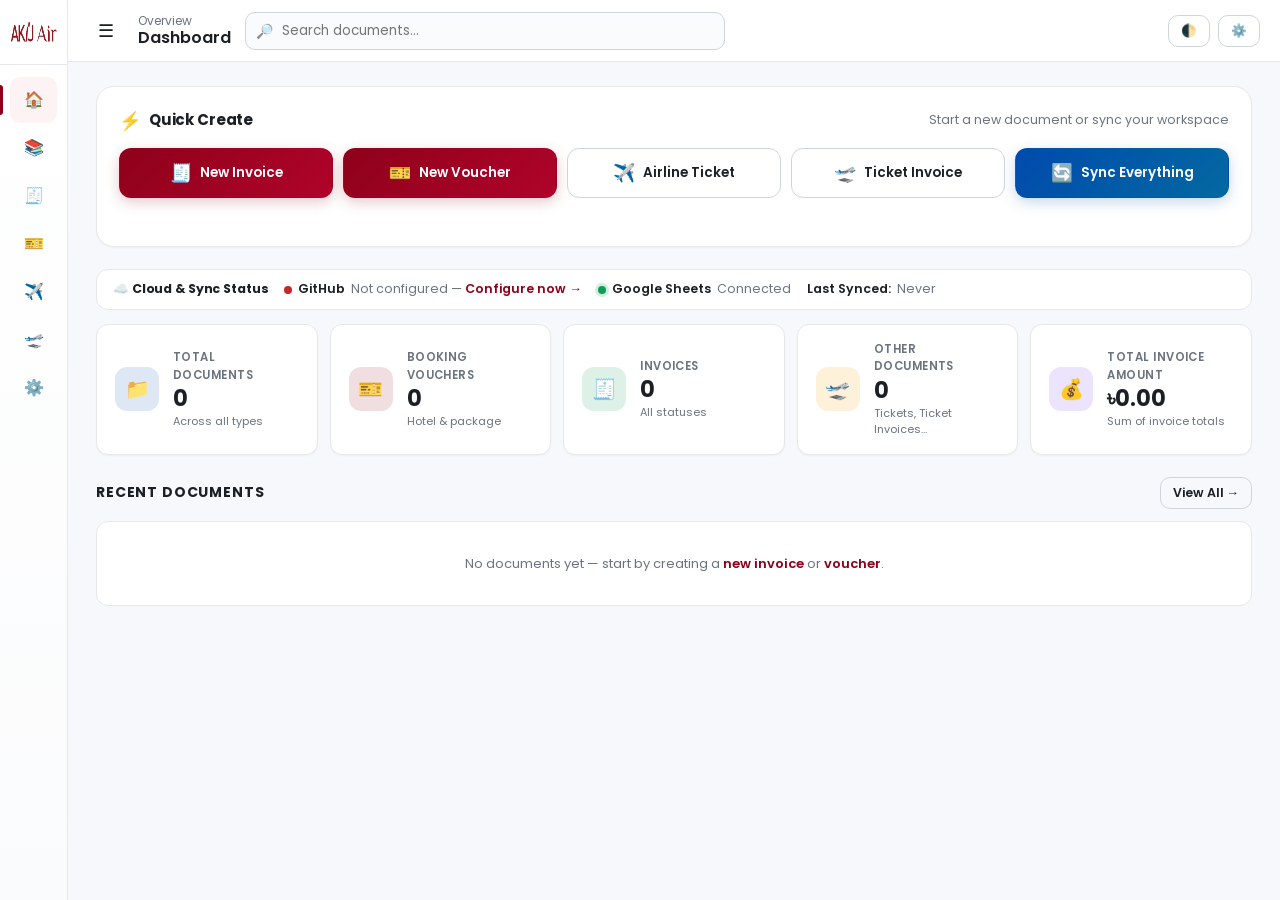
<file: index.html>
<!DOCTYPE html>
<html lang="en">
<head>
<meta charset="UTF-8" />
<meta name="viewport" content="width=device-width, initial-scale=1.0" />
<meta name="description" content="Akij Holidays — enterprise travel document management" />
<title>Akij Holidays — Travel Management System</title>
<link rel="icon" type="image/png" href="logo.png">
<link href="https://fonts.googleapis.com/css2?family=Poppins:wght@300;400;500;600;700&family=JetBrains+Mono:wght@400;600&display=swap" rel="stylesheet">
<link rel="stylesheet" href="theme.css">
<style>
  /* ---------- Quick-Create card (top of page) ---------- */
  .qc-card {
    background: var(--surface);
    border: 1px solid var(--border);
    border-radius: var(--radius-lg);
    padding: 20px 22px 22px;
    box-shadow: var(--shadow-xs);
    margin-bottom: 22px;
  }
  .qc-head {
    display: flex; align-items: center; justify-content: space-between;
    gap: 12px; flex-wrap: wrap; margin-bottom: 14px;
  }
  .qc-head h2 {
    margin: 0; font-size: 15px; font-weight: 700; color: var(--text);
    display: inline-flex; align-items: center; gap: 8px;
    letter-spacing: -.01em;
  }
  .qc-head h2 .em { font-size: 18px; }
  .qc-head .qc-sub { font-size: 12.5px; color: var(--text-muted); }
  .qc-grid {
    display: grid;
    grid-template-columns: repeat(auto-fit, minmax(180px, 1fr));
    gap: 10px;
  }
  .qc-btn {
    display: flex; align-items: center; justify-content: center; gap: 8px;
    padding: 14px 12px; border-radius: 12px;
    font-weight: 600; font-size: 13.5px;
    text-decoration: none;
    background: var(--surface);
    border: 1px solid var(--border-strong);
    color: var(--text);
    transition: transform .15s ease, box-shadow .15s ease, border-color .15s;
    cursor: pointer;
    font-family: var(--font);
  }
  .qc-btn:hover { transform: translateY(-2px); box-shadow: var(--shadow-sm); border-color: var(--primary); color: var(--primary); }
  .qc-btn.primary {
    background: linear-gradient(135deg, #8e011a 0%, #b0032a 100%);
    color: #fff; border-color: transparent;
    box-shadow: 0 4px 14px rgba(142,1,26,.22);
  }
  .qc-btn.primary:hover { transform: translateY(-2px); box-shadow: 0 8px 22px rgba(142,1,26,.32); color: #fff; }
  .qc-btn.accent {
    background: linear-gradient(135deg, #004aad 0%, #0369a1 100%);
    color: #fff; border-color: transparent;
    box-shadow: 0 4px 14px rgba(0,74,173,.22);
  }
  .qc-btn.accent:hover { transform: translateY(-2px); box-shadow: 0 8px 22px rgba(0,74,173,.32); color: #fff; }
  .qc-btn .em { font-size: 18px; line-height: 1; }
  .qc-btn.sync .em { transition: transform .4s ease; }
  .qc-btn.sync.busy .em { animation: spin 1s linear infinite; }
  @keyframes spin { to { transform: rotate(360deg); } }
  .qc-progress { margin-top: 10px; font-size: 12px; color: var(--text-muted); min-height: 16px; }
  .qc-progress .bar { height: 4px; background: var(--surface-2); border-radius: 4px; overflow: hidden; margin-top: 4px; }
  .qc-progress .bar > span { display: block; height: 100%; width: 0; background: linear-gradient(90deg, #8e011a, #d81a3f); transition: width .25s ease; }

  /* ---------- Stats ---------- */
  .stats {
    display: grid;
    grid-template-columns: repeat(auto-fit, minmax(210px, 1fr));
    gap: 12px;
    margin-bottom: 22px;
  }
  .stat {
    background: var(--surface);
    border: 1px solid var(--border);
    border-radius: var(--radius);
    padding: 16px 18px;
    box-shadow: var(--shadow-xs);
    display: flex; align-items: center; gap: 14px;
    transition: transform .18s ease, box-shadow .18s ease, border-color .18s;
  }
  .stat:hover { transform: translateY(-2px); box-shadow: var(--shadow-sm); border-color: rgba(142,1,26,.25); }
  .stat-icon {
    width: 44px; height: 44px; border-radius: 12px;
    display: grid; place-items: center; font-size: 20px; flex-shrink: 0;
  }
  .stat-icon.c1 { background: rgba(0,74,173,.13); color: #004aad; }
  .stat-icon.c2 { background: rgba(142,1,26,.13); color: #8e011a; }
  .stat-icon.c3 { background: rgba(15,157,88,.14); color: #0f9d58; }
  .stat-icon.c4 { background: rgba(245,159,0,.15); color: #b57900; }
  .stat-icon.c5 { background: rgba(124,58,237,.14); color: #6d28d9; }
  .stat-body { min-width: 0; flex: 1; }
  .stat-label { font-size: 11.5px; color: var(--text-muted); text-transform: uppercase; letter-spacing: .04em; font-weight: 600; }
  .stat-value { font-size: 22px; font-weight: 700; color: var(--text); line-height: 1.1; margin-top: 3px; font-variant-numeric: tabular-nums; }
  .stat-sub { font-size: 11px; color: var(--text-muted); margin-top: 2px; }

  /* ---------- Section headers ---------- */
  .section-head {
    display: flex; align-items: center; justify-content: space-between;
    margin: 4px 0 12px; gap: 12px; flex-wrap: wrap;
  }
  .section-head h2 { margin: 0; font-size: 14px; font-weight: 700; color: var(--text); letter-spacing: -.01em; text-transform: uppercase; letter-spacing: .06em; }
  .section-head .head-actions { display: flex; gap: 8px; }

  /* ---------- Recent list ---------- */
  .recent-list {
    background: var(--surface);
    border: 1px solid var(--border);
    border-radius: var(--radius);
    overflow: hidden;
  }
  .recent-item {
    display: grid;
    grid-template-columns: 44px 1fr auto auto;
    gap: 14px;
    align-items: center;
    padding: 12px 16px;
    border-bottom: 1px solid var(--border);
    transition: background-color .12s;
  }
  .recent-item:last-child { border-bottom: none; }
  .recent-item:hover { background: var(--surface-2); }
  .ri-icon {
    width: 40px; height: 40px; border-radius: 10px; display: grid; place-items: center;
    font-size: 18px; background: var(--surface-2); color: var(--primary);
  }
  .ri-name { font-weight: 600; color: var(--text); font-size: 13.5px; }
  .ri-meta { font-size: 11.5px; color: var(--text-muted); margin-top: 2px; display: flex; gap: 8px; flex-wrap: wrap; align-items: center; }
  .ri-meta .amount { color: var(--primary); font-weight: 600; }
  .ri-open {
    color: var(--primary);
    text-decoration: none; font-weight: 600; font-size: 13px;
    padding: 6px 10px; border-radius: 8px; transition: background-color .12s;
  }
  .ri-open:hover { background: rgba(142,1,26,.08); }
  .badge {
    display: inline-block; padding: 2px 8px; border-radius: 999px;
    font-size: 10.5px; font-weight: 600; text-transform: uppercase; letter-spacing: .04em;
  }
  .badge-synced { background: rgba(15,157,88,.14); color: #0f9d58; }
  .badge-cloud { background: rgba(2,132,199,.14); color: #0369a1; }

  /* ---------- Cloud status strip ---------- */
  .cloud-strip {
    background: var(--surface);
    border: 1px solid var(--border);
    border-radius: var(--radius);
    padding: 10px 16px;
    display: flex; align-items: center; gap: 16px;
    font-size: 12.5px;
    margin-bottom: 14px;
    flex-wrap: wrap;
  }
  .cloud-strip .cs-title { font-weight: 700; color: var(--text); letter-spacing: -.01em; }
  .cloud-strip .cs-line { color: var(--text-muted); display: inline-flex; align-items: center; gap: 6px; }
  .cloud-strip .cs-line strong { color: var(--text); font-weight: 600; }
  .cloud-strip .dot { width: 8px; height: 8px; border-radius: 50%; background: #cbd5e0; display: inline-block; }
  .cloud-strip .dot.ok { background: #0f9d58; box-shadow: 0 0 0 3px rgba(15,157,88,.18); }
  .cloud-strip .dot.busy { background: #f59f00; box-shadow: 0 0 0 3px rgba(245,159,0,.18); animation: pulse 1.2s ease-in-out infinite; }
  .cloud-strip .dot.err { background: #c62828; }
  @keyframes pulse { 0%,100% { opacity: 1; } 50% { opacity: .4; } }

  .empty {
    padding: 32px 16px; text-align: center; color: var(--text-muted);
    font-size: 13px;
  }
  .empty a { color: var(--primary); font-weight: 600; text-decoration: none; }
  .empty a:hover { text-decoration: underline; }
</style>
</head>
<body>

<div id="mainOutlet">
  <!-- ⚡ Quick Create — the primary action band, always at the top -->
  <div class="qc-card">
    <div class="qc-head">
      <h2><span class="em">⚡</span> Quick Create</h2>
      <span class="qc-sub">Start a new document or sync your workspace</span>
    </div>
    <div class="qc-grid">
      <a class="qc-btn primary" href="invoice.html" aria-label="New Invoice">
        <span class="em">🧾</span><span>New Invoice</span>
      </a>
      <a class="qc-btn primary" href="voucher.html" aria-label="New Voucher">
        <span class="em">🎫</span><span>New Voucher</span>
      </a>
      <a class="qc-btn" href="ticket.html" aria-label="New Airline Ticket">
        <span class="em">✈️</span><span>Airline Ticket</span>
      </a>
      <a class="qc-btn" href="ticket-invoice.html" aria-label="New Ticket Invoice">
        <span class="em">🛫</span><span>Ticket Invoice</span>
      </a>
      <button class="qc-btn accent sync" id="syncAllBtn" type="button" aria-label="Sync everything with GitHub">
        <span class="em">🔄</span><span id="syncAllLabel">Sync Everything</span>
      </button>
    </div>
    <div class="qc-progress" id="syncProgress" aria-live="polite"></div>
  </div>

  <!-- Cloud & sync status -->
  <div class="cloud-strip" id="cloudStrip">
    <span class="cs-title">☁️ Cloud &amp; Sync Status</span>
    <span class="cs-line" id="csGit"><span class="dot"></span><strong>GitHub</strong> <span id="csGitVal">Checking…</span></span>
    <span class="cs-line" id="csSheet"><span class="dot"></span><strong>Google Sheets</strong> <span id="csSheetVal">Checking…</span></span>
    <span class="cs-line" id="csLast"><strong>Last Synced:</strong> <span id="csLastVal">—</span></span>
  </div>

  <!-- Stats -->
  <div class="stats" id="statsGrid" role="list"></div>

  <!-- Recent -->
  <div class="section-head">
    <h2>Recent Documents</h2>
    <div class="head-actions">
      <a class="btn btn-ghost btn-sm" href="documents.html">View All →</a>
    </div>
  </div>
  <div id="recentList"></div>
</div>

<script src="config.js"></script>
<script src="app.js"></script>
<script>
AkijApp.mountShell({ title: "Dashboard", crumb: "Overview", showSearch: true, active: "dashboard" });
const { Store, CFG, GitHub, Sheets, formatMoney, formatDate, escapeHTML, Toast, nowIso } = AkijApp;

const $  = (id) => document.getElementById(id);

/* -------- Stats -------- */
function renderStats() {
  const all = Store.all();
  const invoices = all.filter(d => d.type === "invoice");
  const vouchers = all.filter(d => d.type === "voucher");
  const otherTypes = all.filter(d => !["invoice","voucher"].includes(d.type));
  const revenue = invoices.reduce((sum, d) => sum + (Number(d.total) || 0), 0);

  const cards = [
    { icon: "📁", cls: "c1", label: "Total Documents", value: all.length,      sub: "Across all types" },
    { icon: "🎫", cls: "c2", label: "Booking Vouchers", value: vouchers.length, sub: "Hotel & package" },
    { icon: "🧾", cls: "c3", label: "Invoices",          value: invoices.length, sub: "All statuses" },
    { icon: "🛫", cls: "c4", label: "Other Documents",  value: otherTypes.length, sub: "Tickets, Ticket Invoices…" },
    { icon: "💰", cls: "c5", label: "Total Invoice Amount", value: formatMoney(revenue, "BDT"), sub: "Sum of invoice totals" }
  ];
  $("statsGrid").innerHTML = cards.map(c => `
    <div class="stat" role="listitem">
      <div class="stat-icon ${c.cls}">${c.icon}</div>
      <div class="stat-body">
        <div class="stat-label">${escapeHTML(c.label)}</div>
        <div class="stat-value">${escapeHTML(String(c.value))}</div>
        <div class="stat-sub">${escapeHTML(c.sub)}</div>
      </div>
    </div>`).join("");
}

/* -------- Recent -------- */
const pageFor = (t) => ({
  invoice: "invoice.html", voucher: "voucher.html",
  ticket: "ticket.html", ticketInvoice: "ticket-invoice.html"
}[t] || "documents.html");

function renderRecent() {
  const items = Store.all().sort((a,b) => new Date(b.updatedAt || 0) - new Date(a.updatedAt || 0)).slice(0, 8);
  const host = $("recentList");
  if (!items.length) {
    host.innerHTML = `<div class="recent-list"><div class="empty">No documents yet — start by creating a <a href="invoice.html">new invoice</a> or <a href="voucher.html">voucher</a>.</div></div>`;
    return;
  }
  const T = CFG.DOC_TYPES || {};
  host.innerHTML = `<div class="recent-list">${items.map(d => {
    const label = T[d.type]?.label || d.type;
    const icon  = T[d.type]?.icon  || "📄";
    const name  = d.number || d.id;
    const who   = d.clientName || d.guestName || d.passengers?.[0]?.name || "";
    const date  = d.updatedAt || d.createdAt;
    const amount = (d.total != null) ? formatMoney(d.total, d.currency || "BDT") : "";
    return `<a class="recent-item" href="${pageFor(d.type)}?id=${encodeURIComponent(d.id)}" style="text-decoration:none;color:inherit;">
      <div class="ri-icon">${icon}</div>
      <div class="ri-info">
        <div class="ri-name">${escapeHTML(name)}${who ? ` <span style="color:var(--text-muted);font-weight:400;">· ${escapeHTML(who)}</span>` : ""}</div>
        <div class="ri-meta">
          <span>${escapeHTML(label)}</span>
          ${amount ? `<span class="amount">${escapeHTML(amount)}</span>` : ""}
          <span>${escapeHTML(formatDate(date))}</span>
          ${d.githubPath ? `<span class="badge badge-synced">✓ Synced</span>` : ""}
        </div>
      </div>
      <span class="ri-open">Open →</span>
    </a>`;
  }).join("")}</div>`;
}

/* -------- Cloud status -------- */
async function renderCloud() {
  const gh = GitHub.isEnabled();
  const sh = Sheets.isEnabled();
  const gDot = $("csGit").querySelector(".dot");
  const sDot = $("csSheet").querySelector(".dot");
  $("csGitVal").innerHTML   = gh ? "Checking…" : `Not configured — <a href="settings.html" style="color:var(--primary);font-weight:600;">Configure now →</a>`;
  $("csSheetVal").textContent = sh ? "Connected" : "Offline";
  gDot.className = "dot " + (gh ? "busy" : "err");
  sDot.className = "dot " + (sh ? "ok" : "err");

  // Last sync = max syncedAt across all docs
  const all = Store.all();
  const ts  = all.map(d => new Date(d.syncedAt || 0).getTime()).filter(n => n > 0);
  $("csLastVal").textContent = ts.length ? formatDate(new Date(Math.max(...ts))) : "Never";

  // Live connectivity probe so users see the REAL state (401 / 404 / rate-limit / OK).
  if (gh) {
    try {
      const r = await GitHub.test();
      if (r.ok) {
        $("csGitVal").textContent = "Connected — " + (r.repo || "OK");
        gDot.className = "dot ok";
      } else {
        $("csGitVal").textContent = "Error — " + (r.error || "unknown");
        gDot.className = "dot err";
      }
    } catch (e) {
      $("csGitVal").textContent = "Error — " + (e.message || "network");
      gDot.className = "dot err";
    }
  }
}

/* -------- Sync Everything -------- */
async function syncAll(opts) {
  opts = opts || {};
  if (!GitHub.isEnabled()) { if (!opts.silent) Toast.show("GitHub is not configured", "warn"); return; }
  const btn = $("syncAllBtn"), lbl = $("syncAllLabel"), prog = $("syncProgress");
  btn.classList.add("busy"); btn.disabled = true;
  const set = (t, done, total) => {
    lbl.textContent = t;
    const pct = (total > 0) ? Math.round((done / total) * 100) : 0;
    prog.innerHTML = `<span>${escapeHTML(t)} ${total ? `— ${done}/${total} (${pct}%)` : ""}</span><div class="bar"><span style="width:${pct}%"></span></div>`;
    const gDot = $("csGit").querySelector(".dot");
    gDot.className = "dot busy";
    $("csGitVal").textContent = t;
  };

  try {
    // 1) Pre-flight: verify auth + repo reachable so a broken token surfaces immediately.
    set("Testing connection…", 0, 0);
    const probe = await GitHub.test();
    if (!probe.ok) throw new Error(probe.error || "Cannot reach GitHub");

    // 2) Pull all remote docs.
    set("Pulling from GitHub…", 0, 0);
    const pull = await GitHub.pullAll((p) => set(`Downloading ${p.done || 0}/${p.total || 0}`, p.done || 0, p.total || 0));
    if (!pull.ok) throw new Error(pull.error || "Pull failed");

    // 3) Push local changes.
    set("Pushing local changes…", 0, 0);
    const push = await GitHub.pushAll((p) => set(`Uploading ${p.done || 0}/${p.total || 0}`, p.done || 0, p.total || 0));
    if (!push.ok) throw new Error(push.error || "Push failed");

    lbl.textContent = "Sync Everything";
    prog.innerHTML = `<span style="color:var(--success);">✓ Synced — ${pull.total} remote, ${push.pushed} pushed, ${push.failed || 0} failed</span>`;
    if (!opts.silent) Toast.show(`Cloud synced — ${pull.total} remote · ${push.pushed} pushed`, "success", 3500);
  } catch (e) {
    lbl.textContent = "Sync Everything";
    prog.innerHTML = `<span style="color:var(--danger);">✗ ${escapeHTML(e.message || "Sync failed")}</span>`;
    if (!opts.silent) Toast.show("Sync failed: " + (e.message || "unknown"), "error", 6000);
  } finally {
    btn.classList.remove("busy"); btn.disabled = false;
    renderStats(); renderRecent(); renderCloud();
  }
}
$("syncAllBtn").addEventListener("click", () => syncAll());

/* -------- Global topbar search -------- */
document.addEventListener("keydown", (e) => {
  if (e.target && e.target.id === "globalSearch" && e.key === "Enter") {
    e.preventDefault();
    const q = (e.target.value || "").trim();
    if (q.length >= 2) location.href = "documents.html?q=" + encodeURIComponent(q);
  }
});

renderStats();
renderRecent();
renderCloud();

// Background auto-sync on every dashboard load so a fresh device sees
// everything and any newly-created docs land on GitHub without user action.
if (GitHub.isEnabled()) {
  setTimeout(() => { syncAll({ silent: true }); }, 400);
  // Refresh cloud status every 60s while the dashboard is open.
  setInterval(() => { renderCloud(); }, 60000);
}
</script>
</body>
</html>
</file>
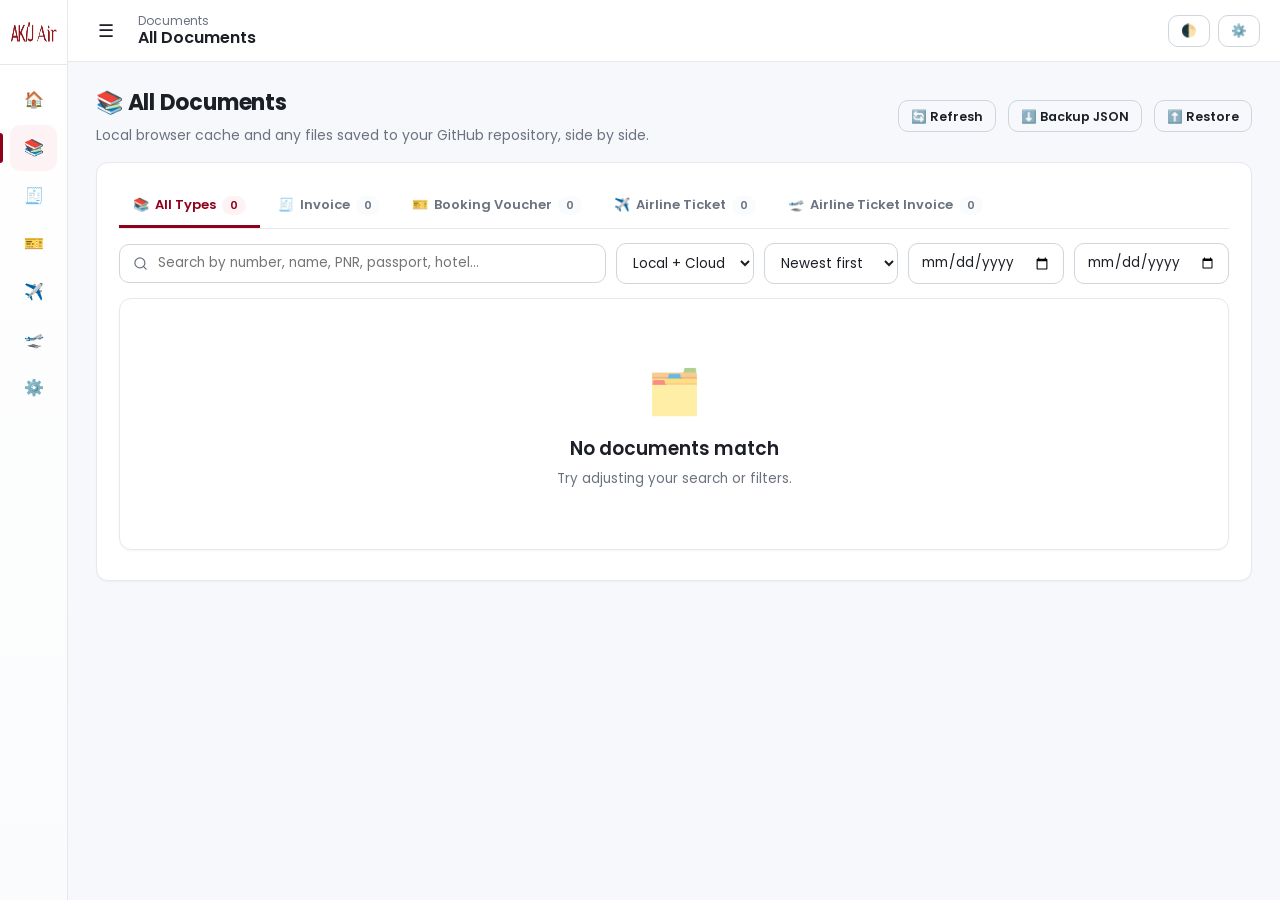
<file: documents.html>
<!DOCTYPE html>
<html lang="en">
<head>
<meta charset="UTF-8" />
<meta name="viewport" content="width=device-width, initial-scale=1.0" />
<title>All Documents — Akij Holidays</title>
<link rel="icon" type="image/png" href="logo.png">
<link href="https://fonts.googleapis.com/css2?family=Poppins:wght@300;400;500;600;700&display=swap" rel="stylesheet">
<link rel="stylesheet" href="theme.css">
<style>
  .filters { display: flex; gap: 10px; align-items: center; flex-wrap: wrap; margin-bottom: 14px; }
  .filters input, .filters select {
    padding: 9px 12px;
    border: 1px solid var(--border-strong);
    border-radius: 10px;
    background: var(--surface);
    color: var(--text);
    font-family: var(--font);
    font-size: 13.5px;
    line-height: 1.4;
    min-height: 38px;
  }
  .filters input:focus, .filters select:focus {
    outline: none;
    border-color: var(--primary);
    box-shadow: 0 0 0 3px var(--primary-ring);
  }
  .filters .search {
    flex: 1;
    min-width: 240px;
    padding-left: 38px;
    background-image: url("data:image/svg+xml;utf8,<svg xmlns='http://www.w3.org/2000/svg' width='16' height='16' viewBox='0 0 24 24' fill='none' stroke='%236b7280' stroke-width='2' stroke-linecap='round' stroke-linejoin='round'><circle cx='11' cy='11' r='8'/><path d='m21 21-4.35-4.35'/></svg>");
    background-repeat: no-repeat;
    background-position: 13px center;
    background-size: 15px;
  }
  .filters input[type="date"] { min-width: 150px; }
  .tabs {
    display: flex;
    gap: 4px;
    margin-bottom: 14px;
    border-bottom: 1px solid var(--border);
    flex-wrap: wrap;
    overflow-x: auto;
  }
  .tab {
    padding: 10px 14px;
    background: transparent;
    border: none;
    border-bottom: 3px solid transparent;
    cursor: pointer;
    color: var(--text-muted);
    font-family: var(--font);
    font-weight: 600;
    font-size: 13px;
    transition: color .15s, border-color .15s;
    white-space: nowrap;
    display: flex;
    align-items: center;
    gap: 6px;
  }
  .tab:hover { color: var(--text); }
  .tab.active { color: var(--primary); border-bottom-color: var(--primary); }
  .tab .cnt {
    display: inline-block;
    background: var(--surface-2);
    padding: 1px 8px;
    border-radius: 999px;
    font-size: 11px;
    min-width: 22px;
    text-align: center;
    font-variant-numeric: tabular-nums;
  }
  .tab.active .cnt { background: var(--primary-soft); color: var(--primary); }
  .row-actions { display: flex; gap: 4px; justify-content: flex-end; }
  .amount { font-weight: 600; color: var(--primary); font-variant-numeric: tabular-nums; white-space: nowrap; }
  .cell-muted { color: var(--text-muted); font-size: 12.5px; }
  .list-wrapper {
    background: var(--surface);
    border: 1px solid var(--border);
    border-radius: var(--radius);
    overflow: hidden;
    box-shadow: var(--shadow-xs);
  }
  .list-wrapper table { margin: 0; border: none; border-radius: 0; }
  .cloud-progress {
    display: none;
    align-items: center;
    gap: 10px;
    padding: 10px 14px;
    background: var(--info-soft);
    color: var(--info);
    border-radius: 8px;
    margin-bottom: 12px;
    font-size: 13px;
  }
  .cloud-progress.show { display: flex; }
  .num-col { font-family: var(--font-mono); font-size: 12.5px; font-weight: 600; }
  .party-col { max-width: 260px; overflow: hidden; text-overflow: ellipsis; white-space: nowrap; }
</style>
</head>
<body>

<div id="mainOutlet">
  <div class="row mb-2">
    <div>
      <h2 class="section-title">📚 All Documents</h2>
      <p class="section-sub" style="margin:2px 0 0;">Local browser cache and any files saved to your GitHub repository, side by side.</p>
    </div>
    <div class="spacer"></div>
    <button class="btn btn-ghost btn-sm" id="btnRefresh" type="button">🔄 Refresh</button>
    <button class="btn btn-ghost btn-sm" id="btnBackup" type="button">⬇️ Backup JSON</button>
    <label class="btn btn-ghost btn-sm" for="importInput" style="cursor:pointer">⬆️ Restore</label>
    <input type="file" id="importInput" accept="application/json,.json" hidden>
  </div>

  <div class="card">
    <div class="tabs" id="typeTabs" role="tablist"></div>

    <div class="filters">
      <input type="search" class="search" id="q" placeholder="Search by number, name, PNR, passport, hotel…" aria-label="Search documents" />
      <select id="sourceFilter" aria-label="Data source">
        <option value="both">Local + Cloud</option>
        <option value="local">Local only</option>
        <option value="cloud">GitHub only</option>
      </select>
      <select id="sortSelect" aria-label="Sort">
        <option value="updated-desc">Newest first</option>
        <option value="updated-asc">Oldest first</option>
        <option value="amount-desc">Amount ↓</option>
        <option value="amount-asc">Amount ↑</option>
        <option value="number-asc">Number A→Z</option>
      </select>
      <input type="date" id="dateFrom" aria-label="Date from" title="From date" />
      <input type="date" id="dateTo" aria-label="Date to" title="To date" />
    </div>

    <div id="cloudProgress" class="cloud-progress">
      <span class="loader"></span>
      <span id="cloudProgressText">Loading cloud documents…</span>
    </div>

    <div class="list-wrapper">
      <div id="listBody"></div>
    </div>
    <div id="resultInfo" class="text-muted mt-1" style="font-size:12.5px;"></div>
  </div>
</div>

<script src="config.js"></script>
<script src="app.js"></script>
<script>
const { CFG, Store, GitHub, Toast, escapeHTML, formatMoney, formatDate, debounce } = AkijApp;
AkijApp.mountShell({ active: "documents", title: "All Documents", crumb: "Documents", showSearch: false });

const TYPES = CFG.DOC_TYPES;
const TYPE_ORDER = Object.keys(TYPES);

let currentType = "all";
let currentQ    = "";
let currentSort = "updated-desc";
let currentSource = "both";
let currentDateFrom = "";
let currentDateTo = "";
let cloudDocs = [];

/* ---- Helpers ---- */
function pageFor(t) {
  const map = { invoice: "invoice.html", voucher: "voucher.html", ticket: "ticket.html", ticketInvoice: "ticket-invoice.html" };
  return map[t] || "index.html";
}
function partyOf(d) {
  return d.clientName || d.guestName || d.paidBy || d.applicantName || (d.passengers && d.passengers[0]?.name) || "—";
}
function amountOf(d) {
  if (typeof d.total  === "number" && d.total  > 0) return formatMoney(d.total,  d.currency);
  if (typeof d.amount === "number" && d.amount > 0) return formatMoney(d.amount, d.currency);
  return "";
}
function dateOf(d) {
  return d.invoiceDate || d.receiptDate || d.quoteDate || d.docDate || d.updatedAt || d.createdAt;
}
function amountRaw(d) { return Number(d.total) || Number(d.amount) || 0; }
function typeIcon(t)  { return TYPES[t]?.icon  || "📄"; }
function typeLabel(t) { return TYPES[t]?.label || t; }

/* Merge local + cloud into a single list; cloud entries preserve githubPath. */
function mergedDocs() {
  const local = Store.all();
  const byId  = new Map(local.map(d => [d.id, d]));
  const source = currentSource;
  let result;
  if (source === "local") result = local;
  else if (source === "cloud") result = cloudDocs;
  else {
    // Merge: prefer local (may have unsaved edits), then cloud-only
    result = [...local];
    for (const cd of cloudDocs) {
      if (!byId.has(cd.id)) result.push(cd);
    }
  }
  return result;
}

/* ---- Tabs ---- */
function renderTabs() {
  const merged = mergedDocs();
  const counts = { all: merged.length };
  for (const t of TYPE_ORDER) counts[t] = 0;
  for (const d of merged) if (counts[d.type] !== undefined) counts[d.type]++;
  const tabs = [{ key: "all", label: "All Types", icon: "📚" },
                ...TYPE_ORDER.map(k => ({ key: k, label: TYPES[k].label, icon: TYPES[k].icon }))];
  document.getElementById("typeTabs").innerHTML = tabs
    .map(t => `<button class="tab ${currentType === t.key ? "active" : ""}" data-t="${t.key}" role="tab" aria-selected="${currentType === t.key}">
      <span aria-hidden="true">${t.icon}</span>
      <span>${escapeHTML(t.label)}</span>
      <span class="cnt">${counts[t.key] || 0}</span>
    </button>`).join("");
  document.querySelectorAll("#typeTabs .tab").forEach(el => {
    el.addEventListener("click", () => { currentType = el.dataset.t; render(); });
  });
}

/* ---- Filter & sort ---- */
function filterSort(list) {
  let out = list;
  if (currentType !== "all") out = out.filter(d => d.type === currentType);
  if (currentQ) {
    const q = currentQ.toLowerCase();
    out = out.filter(d => {
      const bag = [
        d.number, d.id,
        d.clientName, d.clientCompany, d.clientEmail, d.clientPhone,
        d.guestName, d.guestEmail, d.guestPhone,
        d.paidBy, d.applicantName, d.passportNumber,
        d.pnr, d.ticketNumber, d.bookingRef,
        (d.hotels || []).map(h => `${h.name || ""} ${h.city || ""}`).join(" "),
        (d.passengers || []).map(p => p.name || "").join(" "),
        d.subject, d.purpose, d.destination, d.country,
        d.airline?.name, d.departure?.city, d.arrival?.city
      ].filter(Boolean).join(" ").toLowerCase();
      return bag.includes(q);
    });
  }
  if (currentDateFrom) {
    const from = new Date(currentDateFrom + "T00:00:00").getTime();
    out = out.filter(d => { const t = new Date(dateOf(d)).getTime(); return isFinite(t) && t >= from; });
  }
  if (currentDateTo) {
    const to = new Date(currentDateTo + "T23:59:59").getTime();
    out = out.filter(d => { const t = new Date(dateOf(d)).getTime(); return isFinite(t) && t <= to; });
  }
  const sorters = {
    "updated-desc": (a, b) => new Date(b.updatedAt || 0) - new Date(a.updatedAt || 0),
    "updated-asc":  (a, b) => new Date(a.updatedAt || 0) - new Date(b.updatedAt || 0),
    "amount-desc":  (a, b) => amountRaw(b) - amountRaw(a),
    "amount-asc":   (a, b) => amountRaw(a) - amountRaw(b),
    "number-asc":   (a, b) => String(a.number || "").localeCompare(String(b.number || ""))
  };
  out = [...out].sort(sorters[currentSort] || sorters["updated-desc"]);
  return out;
}

/* ---- Render list ---- */
function render() {
  renderTabs();
  const list = filterSort(mergedDocs());
  const host = document.getElementById("listBody");
  if (!list.length) {
    host.innerHTML = `<div class="empty">
      <div class="empty-icon">🗂️</div>
      <h3>No documents match</h3>
      <p>Try adjusting your search or filters.</p>
    </div>`;
    document.getElementById("resultInfo").textContent = "";
    return;
  }
  host.innerHTML = `<table class="data-table">
    <thead>
      <tr>
        <th style="width:44px"></th>
        <th>Number</th>
        <th>Party</th>
        <th class="hide-mobile">Type</th>
        <th class="hide-mobile" style="text-align:right;">Amount</th>
        <th class="hide-mobile">Date</th>
        <th class="hide-mobile">Source</th>
        <th style="text-align:right;">Actions</th>
      </tr>
    </thead>
    <tbody>
    ${list.map(d => {
      const amt = amountOf(d);
      const source = d.githubPath ? `<span class="badge badge-synced">✓ Synced</span>`
                    : d._cloudOnly ? `<span class="badge badge-cloud">Cloud</span>`
                    : `<span class="badge badge-local">Local</span>`;
      const disabledDel = d._cloudOnly ? " disabled title='Cloud-only — open to sync locally'" : "";
      return `<tr data-id="${escapeHTML(d.id)}">
        <td style="font-size:20px;text-align:center;" aria-hidden="true">${typeIcon(d.type)}</td>
        <td class="num-col">${escapeHTML(d.number || d.id)}</td>
        <td class="party-col" title="${escapeHTML(partyOf(d))}">${escapeHTML(partyOf(d))}</td>
        <td class="hide-mobile"><span class="badge badge-${d.type}">${escapeHTML(typeLabel(d.type))}</span></td>
        <td class="hide-mobile" style="text-align:right;">${amt ? `<span class="amount">${escapeHTML(amt)}</span>` : `<span class="cell-muted">—</span>`}</td>
        <td class="hide-mobile cell-muted">${escapeHTML(formatDate(dateOf(d)))}</td>
        <td class="hide-mobile">${source}</td>
        <td>
          <div class="row-actions">
            <a class="icon-btn" href="${pageFor(d.type)}?id=${encodeURIComponent(d.id)}" title="Open / Edit" aria-label="Open">✏️</a>
            <button class="icon-btn danger" data-act="delete" data-id="${escapeHTML(d.id)}" title="Delete" aria-label="Delete"${disabledDel}>🗑</button>
          </div>
        </td>
      </tr>`;
    }).join("")}
    </tbody>
  </table>`;
  document.getElementById("resultInfo").textContent =
    `Showing ${list.length} of ${mergedDocs().length} documents.`;

  host.querySelectorAll('[data-act="delete"]').forEach(btn => {
    btn.addEventListener("click", async () => {
      const id = btn.dataset.id;
      const d  = Store.get(id) || cloudDocs.find(c => c.id === id);
      if (!d) return;
      if (!confirm(`Delete ${d.number || d.id}? This cannot be undone.`)) return;
      // Cloud delete first (so we know if there's a stale copy in GH)
      if (d.githubPath && GitHub.isEnabled()) {
        Toast.show("Removing cloud copy…", "info", 1500);
        const res = await GitHub.deleteDoc(d.githubPath);
        if (!res.ok) Toast.show("Cloud delete failed: " + (res.error || "unknown"), "warn", 4000);
      }
      Store.remove(id);
      Toast.show("Deleted", "success");
      await loadCloud();
      render();
    });
  });
}

/* ---- Cloud fetch (aggregates all JSONs in the repo) ---- */
async function loadCloud() {
  if (!GitHub.isEnabled()) { cloudDocs = []; return; }
  const p = document.getElementById("cloudProgress");
  p.classList.add("show");
  document.getElementById("cloudProgressText").textContent = "Loading cloud documents…";
  try {
    const files = await GitHub.listAll();
    const docs  = [];
    let done = 0;
    const total = files.length;
    // Limit parallelism to be nice to GitHub API
    const batchSize = 6;
    for (let i = 0; i < files.length; i += batchSize) {
      const batch = files.slice(i, i + batchSize);
      const results = await Promise.all(batch.map(f => GitHub.fetchDoc(f.path)));
      results.forEach((r, k) => {
        done++;
        if (r && r.doc) {
          r.doc._cloudOnly = !Store.get(r.doc.id);
          r.doc.githubPath = batch[k].path;
          docs.push(r.doc);
        }
      });
      document.getElementById("cloudProgressText").textContent = `Loading cloud documents… (${done}/${total})`;
    }
    cloudDocs = docs;
  } catch (e) {
    Toast.show("Cloud load failed: " + (e.message || "unknown"), "warn", 4000);
    cloudDocs = [];
  } finally {
    p.classList.remove("show");
  }
}

/* ---- Event wires ---- */
const runFilter = debounce(() => render(), 100);
document.getElementById("q").addEventListener("input", (e) => { currentQ = e.target.value.trim(); runFilter(); });
document.getElementById("sourceFilter").addEventListener("change", (e) => { currentSource = e.target.value; render(); });
document.getElementById("sortSelect").addEventListener("change", (e) => { currentSort = e.target.value; render(); });
document.getElementById("dateFrom").addEventListener("change", (e) => { currentDateFrom = e.target.value; render(); });
document.getElementById("dateTo").addEventListener("change", (e) => { currentDateTo = e.target.value; render(); });
document.getElementById("btnRefresh").addEventListener("click", async () => { await loadCloud(); render(); });
document.getElementById("btnBackup").addEventListener("click", () => {
  try {
    const data = Store.exportAll();
    const blob = new Blob([JSON.stringify(data, null, 2)], { type: "application/json" });
    const url = URL.createObjectURL(blob);
    const a = document.createElement("a");
    a.href = url; a.download = `akij-backup-${new Date().toISOString().split("T")[0]}.json`;
    document.body.appendChild(a); a.click(); a.remove();
    setTimeout(() => URL.revokeObjectURL(url), 1000);
    Toast.show("Backup downloaded", "success");
  } catch (e) { Toast.show("Backup failed: " + e.message, "error"); }
});
document.getElementById("importInput").addEventListener("change", async (e) => {
  const f = e.target.files[0]; if (!f) return;
  try {
    const txt = await f.text();
    const data = JSON.parse(txt);
    if (!confirm("This will REPLACE local documents & settings. Continue?")) return;
    Store.importAll(data);
    Toast.show("Backup restored", "success");
    render();
  } catch (err) { Toast.show("Invalid backup: " + err.message, "error"); }
  e.target.value = "";
});

/* Query string prefill */
const qs = new URLSearchParams(location.search);
if (qs.get("q"))    { document.getElementById("q").value = qs.get("q"); currentQ = qs.get("q").toLowerCase(); }
if (qs.get("type") && (qs.get("type") === "all" || TYPES[qs.get("type")])) { currentType = qs.get("type"); }

renderTabs();
render();
loadCloud().then(render);
</script>
</body>
</html>
</file>
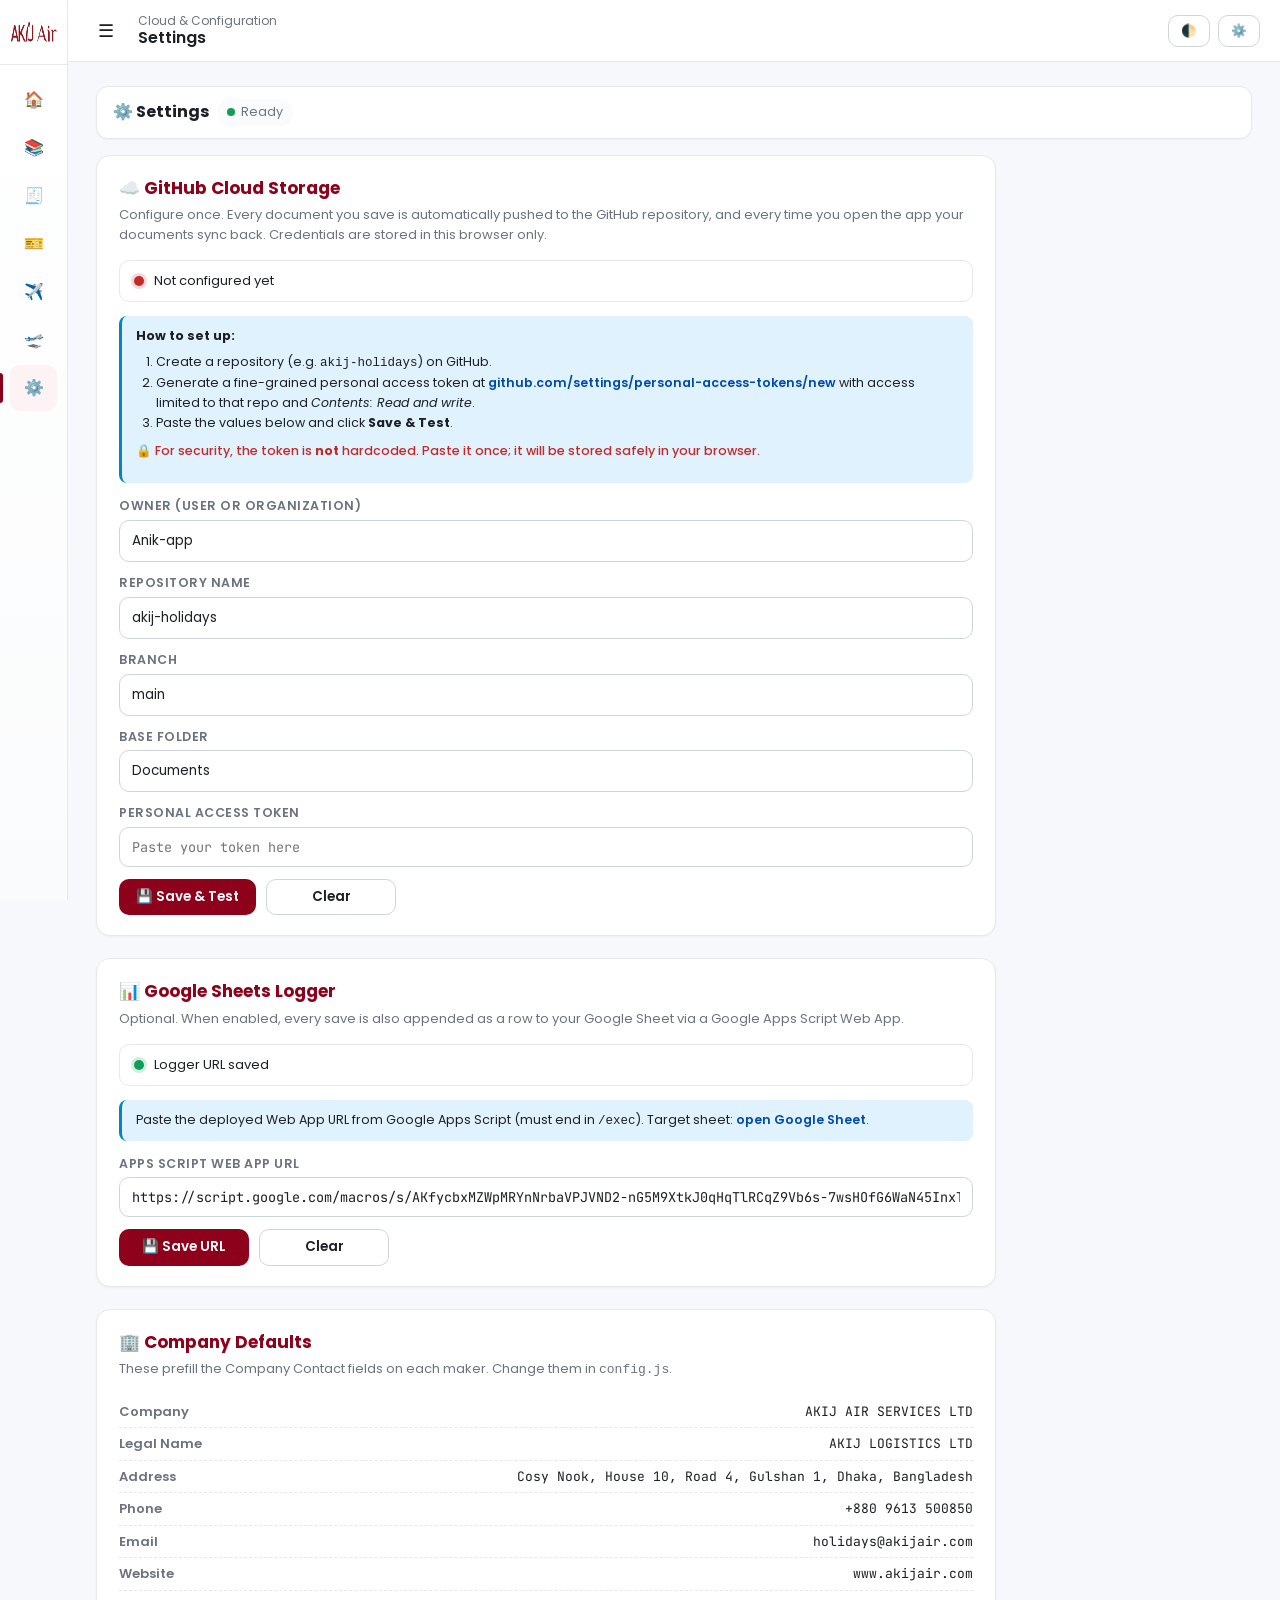
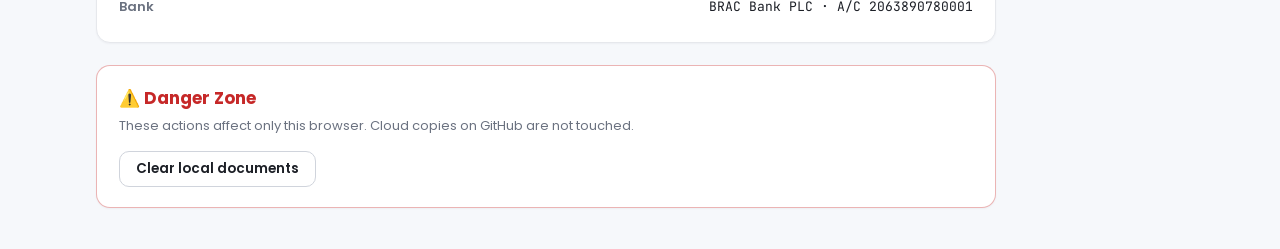
<file: settings.html>
<!DOCTYPE html>
<html lang="en">
<head>
<meta charset="UTF-8" />
<meta name="viewport" content="width=device-width, initial-scale=1.0" />
<title>Settings — Akij Holidays</title>
<link rel="icon" type="image/png" href="logo.png">
<link href="https://fonts.googleapis.com/css2?family=Poppins:wght@300;400;500;600;700&family=JetBrains+Mono:wght@400;600&display=swap" rel="stylesheet">
<link rel="stylesheet" href="theme.css">
<style>
  /* (same styles as before) */
  .settings-grid { display: grid; grid-template-columns: 1fr; gap: 22px; max-width: 900px; }
  .setting-card {
    background: var(--surface);
    border: 1px solid var(--border);
    border-radius: 14px;
    padding: 20px 22px;
    box-shadow: var(--shadow-xs);
  }
  .setting-card h2 { margin: 0 0 4px; font-size: 17px; font-weight: 700; color: var(--primary); display: flex; align-items: center; gap: 8px; }
  .setting-card .sub { color: var(--text-muted); font-size: 13px; margin-bottom: 16px; }
  .setting-card .help {
    background: var(--info-soft);
    border-left: 3px solid var(--info);
    padding: 10px 14px;
    border-radius: 8px;
    font-size: 12.5px;
    color: var(--text);
    margin: 8px 0 14px;
    line-height: 1.6;
  }
  .setting-card .help a { color: var(--accent); font-weight: 600; }
  .status-line {
    display: flex; align-items: center; gap: 10px;
    padding: 10px 14px; margin: 6px 0 14px;
    border: 1px solid var(--border); border-radius: 10px;
    font-size: 13px;
  }
  .status-line .dot { width: 10px; height: 10px; border-radius: 50%; background: #cbd5e0; }
  .status-line .dot.ok { background: #0f9d58; box-shadow: 0 0 0 3px rgba(15,157,88,.18); }
  .status-line .dot.err { background: #c62828; box-shadow: 0 0 0 3px rgba(198,40,40,.18); }
  .status-line .dot.busy { background: #f59f00; animation: pulse 1.2s ease-in-out infinite; }
  .status-line strong { color: var(--text); }
  @keyframes pulse { 0%,100% { opacity: 1; } 50% { opacity: .45; } }
  .fld { display: block; margin-bottom: 12px; }
  .fld label { display: block; font-size: 12.5px; color: var(--text-muted); font-weight: 600; margin-bottom: 4px; text-transform: uppercase; letter-spacing: .04em; }
  .fld input {
    width: 100%;
    padding: 10px 12px;
    border: 1px solid var(--border-strong);
    border-radius: 10px;
    background: var(--surface);
    color: var(--text);
    font-family: var(--font);
    font-size: 13.5px;
    transition: border-color .15s, box-shadow .15s;
  }
  .fld input:focus { outline: none; border-color: var(--primary); box-shadow: 0 0 0 3px var(--primary-ring); }
  .fld.mono input { font-family: 'JetBrains Mono', ui-monospace, monospace; }
  .actions { display: flex; gap: 10px; align-items: center; flex-wrap: wrap; }
  .actions .btn { min-width: 130px; }
  .kv { display: flex; justify-content: space-between; padding: 6px 0; border-bottom: 1px dashed var(--border); font-size: 13px; }
  .kv:last-child { border-bottom: none; }
  .kv .k { color: var(--text-muted); font-weight: 600; }
  .kv .v { font-family: 'JetBrains Mono', ui-monospace, monospace; color: var(--text); word-break: break-all; text-align: right; }
  .danger-card { border-color: rgba(198,40,40,.35); }
  .danger-card h2 { color: var(--danger); }
</style>
</head>
<body>

<div id="mainOutlet">
  <div class="toolbar">
    <h1>⚙️ Settings</h1>
    <span class="status" id="statusText"><span class="dot"></span>Ready</span>
    <div class="spacer"></div>
  </div>

  <div class="settings-grid">

    <!-- GitHub Cloud Storage -->
    <div class="setting-card">
      <h2>☁️ GitHub Cloud Storage</h2>
      <div class="sub">Configure once. Every document you save is automatically pushed to the GitHub repository, and every time you open the app your documents sync back. Credentials are stored in this browser only.</div>

      <div class="status-line" id="ghStatus"><span class="dot"></span><span id="ghStatusText">Checking…</span></div>

      <div class="help">
        <strong>How to set up:</strong>
        <ol style="margin:6px 0 0 20px; padding:0;">
          <li>Create a repository (e.g. <code>akij-holidays</code>) on GitHub.</li>
          <li>Generate a fine-grained personal access token at
            <a href="https://github.com/settings/personal-access-tokens/new" target="_blank" rel="noopener">github.com/settings/personal-access-tokens/new</a>
            with access limited to that repo and <em>Contents: Read and write</em>.</li>
          <li>Paste the values below and click <strong>Save &amp; Test</strong>.</li>
        </ol>
        <p style="margin-top:8px; color:var(--danger); font-weight:500;">🔒 For security, the token is <strong>not</strong> hardcoded. Paste it once; it will be stored safely in your browser.</p>
      </div>

      <div class="fld"><label for="ghOwner">Owner (user or organization)</label><input id="ghOwner" value="Anik-app" placeholder="e.g., Anik-app" autocomplete="off"/></div>
      <div class="fld"><label for="ghRepo">Repository name</label><input id="ghRepo" value="akij-holidays" placeholder="e.g., akij-holidays" autocomplete="off"/></div>
      <div class="fld"><label for="ghBranch">Branch</label><input id="ghBranch" value="main" placeholder="main" autocomplete="off"/></div>
      <div class="fld"><label for="ghBase">Base folder</label><input id="ghBase" value="Documents" placeholder="Documents" autocomplete="off"/></div>
      <div class="fld mono"><label for="ghToken">Personal access token</label><input id="ghToken" type="password" placeholder="Paste your token here" autocomplete="off"/></div>

      <div class="actions">
        <button class="btn btn-primary" id="ghSaveBtn" type="button">💾 Save &amp; Test</button>
        <button class="btn btn-ghost"  id="ghClearBtn" type="button">Clear</button>
      </div>
    </div>

    <!-- Google Sheets Logger -->
    <div class="setting-card">
      <h2>📊 Google Sheets Logger</h2>
      <div class="sub">Optional. When enabled, every save is also appended as a row to your Google Sheet via a Google Apps Script Web App.</div>
      <div class="status-line" id="gsStatus"><span class="dot"></span><span id="gsStatusText">Checking…</span></div>
      <div class="help">
        Paste the deployed Web App URL from Google Apps Script (must end in <code>/exec</code>).
        Target sheet: <a id="gsSheetUrl" href="#" target="_blank" rel="noopener">open Google Sheet</a>.
      </div>
      <div class="fld mono"><label for="gsUrl">Apps Script Web App URL</label><input id="gsUrl" placeholder="https://script.google.com/macros/s/…/exec"/></div>
      <div class="actions">
        <button class="btn btn-primary" id="gsSaveBtn" type="button">💾 Save URL</button>
        <button class="btn btn-ghost"  id="gsClearBtn" type="button">Clear</button>
      </div>
    </div>

    <!-- Current company defaults (read-only preview) -->
    <div class="setting-card">
      <h2>🏢 Company Defaults</h2>
      <div class="sub">These prefill the Company Contact fields on each maker. Change them in <code>config.js</code>.</div>
      <div id="coBlock"></div>
    </div>

    <!-- Danger zone -->
    <div class="setting-card danger-card">
      <h2>⚠️ Danger Zone</h2>
      <div class="sub">These actions affect only this browser. Cloud copies on GitHub are not touched.</div>
      <div class="actions">
        <button class="btn btn-ghost" id="wipeLocal" type="button">Clear local documents</button>
      </div>
    </div>

  </div>
</div>

<script src="config.js"></script>
<script src="app.js"></script>
<script>
AkijApp.mountShell({ active: "settings", title: "Settings", crumb: "Cloud & Configuration" });
const { CFG, GitHub, Sheets, Store, Toast, safeLocalStorage } = AkijApp;
const $ = id => document.getElementById(id);

function setStatus(t, kind) {
  const s = $("statusText");
  s.className = "status" + (kind === "working" ? " working" : kind === "error" ? " error" : "");
  s.innerHTML = `<span class="dot"></span>${t}`;
}

/* ========== GitHub ========== */
function loadGitHubForm() {
  const c = GitHub.creds() || {};
  $("ghOwner").value  = c.owner    || "Anik-app";
  $("ghRepo").value   = c.repo     || "akij-holidays";
  $("ghBranch").value = c.branch   || "main";
  $("ghBase").value   = c.basePath || "Documents";
  // Token: if stored, mask it; otherwise leave empty
  if (c.token) {
    $("ghToken").value = "••••••••••••••••••••••••";
    $("ghToken").dataset.mask = c.token;
  } else {
    $("ghToken").value = "";
    delete $("ghToken").dataset.mask;
  }
  refreshGithubStatus();
}

async function refreshGithubStatus() {
  const dot = $("ghStatus").querySelector(".dot"), txt = $("ghStatusText");
  if (!GitHub.isEnabled()) { dot.className = "dot err"; txt.textContent = "Not configured yet"; return; }
  dot.className = "dot busy"; txt.textContent = "Testing…";
  const r = await GitHub.test();
  if (r.ok) { dot.className = "dot ok"; txt.innerHTML = `Connected — <strong>${r.repo || "OK"}</strong>${r.private ? " (private)" : ""}`; }
  else       { dot.className = "dot err"; txt.textContent = "Error — " + (r.error || "unknown"); }
}

$("ghSaveBtn").addEventListener("click", async () => {
  const maskedShown = $("ghToken").value.startsWith("•");
  const token = maskedShown ? ($("ghToken").dataset.mask || "") : $("ghToken").value.trim();
  const creds = {
    owner:    $("ghOwner").value.trim(),
    repo:     $("ghRepo").value.trim(),
    branch:   $("ghBranch").value.trim() || "main",
    basePath: $("ghBase").value.trim()   || "Documents",
    token
  };
  if (!creds.owner || !creds.repo || !creds.token) { Toast.show("Owner, repo, and token are all required", "error"); return; }
  setStatus("Testing GitHub…", "working");
  const dot = $("ghStatus").querySelector(".dot"), txt = $("ghStatusText");
  dot.className = "dot busy"; txt.textContent = "Testing new credentials…";
  const probe = await GitHub.test(creds);
  if (!probe.ok) {
    dot.className = "dot err"; txt.textContent = "Error — " + (probe.error || "unknown");
    setStatus("Save failed", "error");
    Toast.show("GitHub check failed: " + (probe.error || "unknown"), "error", 6000);
    return;
  }
  try { GitHub.save(creds); }
  catch (e) { Toast.show("Save failed: " + e.message, "error"); return; }
  dot.className = "dot ok"; txt.innerHTML = `Connected — <strong>${probe.repo}</strong>`;
  $("ghToken").value = "••••••••••••••••••••••••"; $("ghToken").dataset.mask = creds.token;
  setStatus("Saved", "ok");
  Toast.show("GitHub connected & credentials saved", "success", 3500);
});

$("ghClearBtn").addEventListener("click", () => {
  if (!confirm("Clear GitHub credentials from this browser? Cloud sync will stop.")) return;
  GitHub.clear();
  ["ghOwner","ghRepo","ghBranch","ghBase","ghToken"].forEach(id => $(id).value = "");
  $("ghToken").dataset.mask = "";
  refreshGithubStatus();
  Toast.show("Credentials cleared", "success");
});

/* ========== Google Sheets ========== */
function loadSheetsForm() {
  const url = safeLocalStorage.get("akij.sheets.url") || (CFG.APPS_SCRIPT_URL || "");
  $("gsUrl").value = url;
  $("gsSheetUrl").href = CFG.SHEET_URL || "#";
  refreshSheetsStatus();
}

function refreshSheetsStatus() {
  const dot = $("gsStatus").querySelector(".dot"), txt = $("gsStatusText");
  const url = $("gsUrl").value.trim() || CFG.APPS_SCRIPT_URL || "";
  if (/^https:\/\/script\.google\.com\/.*\/exec/.test(url)) {
    dot.className = "dot ok"; txt.textContent = "Logger URL saved";
  } else if (url) {
    dot.className = "dot err"; txt.textContent = "URL does not look like a deployed Web App /exec URL";
  } else {
    dot.className = "dot"; txt.textContent = "Not configured";
  }
}

$("gsSaveBtn").addEventListener("click", () => {
  const url = $("gsUrl").value.trim();
  if (!/^https:\/\/script\.google\.com\/.*\/exec/.test(url)) {
    Toast.show("That doesn't look like a valid /exec URL", "error"); return;
  }
  safeLocalStorage.set("akij.sheets.url", url);
  window.APP_CONFIG.APPS_SCRIPT_URL = url;
  refreshSheetsStatus();
  Toast.show("Sheets logger saved", "success");
});
$("gsClearBtn").addEventListener("click", () => {
  safeLocalStorage.remove("akij.sheets.url");
  $("gsUrl").value = "";
  window.APP_CONFIG.APPS_SCRIPT_URL = "";
  refreshSheetsStatus();
  Toast.show("Sheets logger cleared", "success");
});

/* ========== Company ========== */
(function renderCompany() {
  const co = CFG.COMPANY || {}, bk = CFG.BANK || {};
  const rows = [
    ["Company",      co.name],
    ["Legal Name",   co.legalName],
    ["Address",      co.address],
    ["Phone",        co.phone],
    ["Email",        co.email],
    ["Website",      co.website],
    ["Bank",         bk.name && `${bk.name} · A/C ${bk.number || ""}`],
  ].filter(r => r[1]);
  $("coBlock").innerHTML = rows.map(r => `<div class="kv"><span class="k">${r[0]}</span><span class="v">${AkijApp.escapeHTML(String(r[1]))}</span></div>`).join("");
})();

/* ========== Danger zone ========== */
$("wipeLocal").addEventListener("click", () => {
  if (!confirm("Delete ALL local documents from this browser? Cloud copies on GitHub remain.")) return;
  Store.clear();
  Toast.show("Cleared local documents", "success");
});

loadGitHubForm();
loadSheetsForm();
</script>
</body>
</html>
</file>
<file: theme.css>
/* =========================================================
   Akij Holidays — Enterprise Theme (v4 Production Build)
   ========================================================= */
:root {
  --primary: #8e011a;
  --primary-dark: #6a0114;
  --primary-soft: #fdf2f4;
  --primary-ring: rgba(142, 1, 26, .18);
  --accent: #004aad;
  --accent-dark: #00347a;
  --accent-soft: #eef4ff;
  --success: #0f9d58;
  --success-soft: #e6f7ee;
  --warning: #f59f00;
  --warning-soft: #fef3c7;
  --danger:  #c62828;
  --danger-soft: #fee2e2;
  --info:    #0284c7;
  --info-soft: #e0f2fe;

  --bg: #f6f8fb;
  --bg-2: #eef1f6;
  --surface: #ffffff;
  --surface-2: #fafbfc;
  --surface-3: #f4f6f9;
  --border: #e6e8ec;
  --border-strong: #d0d4dc;
  --text: #1c1f26;
  --text-muted: #6b7280;
  --text-soft: #9aa0aa;

  --shadow-xs: 0 1px 2px rgba(15, 20, 40, .04);
  --shadow-sm: 0 2px 8px rgba(15, 20, 40, .06);
  --shadow:    0 6px 20px rgba(15, 20, 40, .08);
  --shadow-lg: 0 12px 32px rgba(15, 20, 40, .12);
  --shadow-xl: 0 20px 48px rgba(15, 20, 40, .16);

  --radius-sm: 8px;
  --radius: 12px;
  --radius-lg: 18px;
  --radius-xl: 24px;

  --font: 'Poppins', -apple-system, BlinkMacSystemFont, 'Segoe UI', Roboto, 'Helvetica Neue', Arial, sans-serif;
  --font-mono: 'JetBrains Mono', 'Courier New', ui-monospace, monospace;

  --sidebar-w: 250px;
  --sidebar-w-collapsed: 68px;
  --topbar-h: 62px;

  --transition: .22s cubic-bezier(.4, 0, .2, 1);
}

[data-theme="dark"] {
  --bg: #0d1017;
  --bg-2: #12151d;
  --surface: #181c25;
  --surface-2: #1f232e;
  --surface-3: #262b36;
  --border: #2a2f3a;
  --border-strong: #3a4150;
  --text: #e7e9ee;
  --text-muted: #a0a6b1;
  --text-soft: #6f7480;
  --primary-soft: #2a1216;
  --primary-ring: rgba(198, 40, 60, .28);
  --accent-soft: #0d1f3a;
  --success-soft: #0f2e20;
  --warning-soft: #3a2a05;
  --danger-soft: #3a1414;
  --info-soft: #0b2436;
  --shadow-xs: 0 1px 2px rgba(0, 0, 0, .30);
  --shadow-sm: 0 2px 8px rgba(0, 0, 0, .40);
  --shadow: 0 6px 20px rgba(0, 0, 0, .55);
  --shadow-lg: 0 12px 32px rgba(0, 0, 0, .65);
}

* { box-sizing: border-box; }
html, body { margin: 0; padding: 0; }
body {
  font-family: var(--font);
  background: var(--bg);
  color: var(--text);
  line-height: 1.5;
  -webkit-font-smoothing: antialiased;
  -moz-osx-font-smoothing: grayscale;
  text-rendering: optimizeLegibility;
  min-height: 100vh;
  overflow-x: hidden;
}
a { color: var(--accent); text-decoration: none; }
a:hover { text-decoration: underline; }
a:focus-visible, button:focus-visible, input:focus-visible, textarea:focus-visible, select:focus-visible {
  outline: 2px solid var(--primary);
  outline-offset: 2px;
}
button { font-family: inherit; }
img { max-width: 100%; }

/* Screen-reader-only helper */
.sr-only {
  position: absolute; width: 1px; height: 1px;
  padding: 0; margin: -1px; overflow: hidden;
  clip: rect(0, 0, 0, 0); white-space: nowrap; border: 0;
}

/* ============ App shell ============ */
.app-shell {
  display: grid;
  grid-template-columns: var(--sidebar-w) 1fr;
  min-height: 100vh;
  transition: grid-template-columns var(--transition);
}
/* Sidebar collapsed by default (v4 change) — track shrinks to 68px */
.app-shell.collapsed { grid-template-columns: var(--sidebar-w-collapsed) 1fr; }
@media (max-width: 900px) {
  .app-shell,
  .app-shell.collapsed { grid-template-columns: 1fr; }
}

/* ============ Sidebar ============ */
.sidebar {
  background: linear-gradient(180deg, var(--surface) 0%, var(--surface-2) 100%);
  border-right: 1px solid var(--border);
  position: sticky;
  top: 0;
  height: 100vh;
  overflow: hidden auto;
  z-index: 40;
  display: flex;
  flex-direction: column;
  transition: transform var(--transition), width var(--transition);
}
.sidebar::-webkit-scrollbar { width: 6px; }
.sidebar::-webkit-scrollbar-thumb { background: var(--border-strong); border-radius: 3px; }

.sidebar-header {
  display: flex;
  align-items: center;
  gap: 12px;
  padding: 12px 18px;
  border-bottom: 1px solid var(--border);
  min-height: var(--topbar-h);
}
.sidebar-header img { height: 40px; width: auto; flex-shrink: 0; }
.sidebar-header .brand {
  display: flex;
  flex-direction: column;
  line-height: 1.2;
  min-width: 0;
}
.sidebar-header .brand span { font-weight: 700; color: var(--primary); font-size: 15px; white-space: nowrap; overflow: hidden; text-overflow: ellipsis; }
.sidebar-header .brand small { font-size: 10.5px; color: var(--text-muted); text-transform: uppercase; letter-spacing: .06em; white-space: nowrap; overflow: hidden; text-overflow: ellipsis; }

.sidebar-nav { padding: 12px 10px; flex: 1; }
.sidebar-nav .nav-section {
  font-size: 10.5px;
  color: var(--text-soft);
  text-transform: uppercase;
  letter-spacing: .08em;
  margin: 14px 12px 6px;
  font-weight: 600;
}
.sidebar-nav a {
  display: flex;
  align-items: center;
  gap: 12px;
  padding: 10px 12px;
  border-radius: 10px;
  color: var(--text);
  text-decoration: none;
  font-size: 14px;
  font-weight: 500;
  margin-bottom: 2px;
  transition: background-color .18s, color .18s;
  position: relative;
}
.sidebar-nav a:hover { background: var(--surface-2); text-decoration: none; }
.sidebar-nav a.active {
  background: var(--primary-soft);
  color: var(--primary);
  font-weight: 600;
}
.sidebar-nav a.active::before {
  content: "";
  position: absolute;
  left: -10px;
  top: 8px; bottom: 8px;
  width: 3px;
  border-radius: 0 3px 3px 0;
  background: var(--primary);
}
.sidebar-nav a .icon {
  width: 26px;
  height: 26px;
  display: grid;
  place-items: center;
  font-size: 16px;
  flex-shrink: 0;
}
.sidebar-nav a .label { white-space: nowrap; overflow: hidden; text-overflow: ellipsis; }
.sidebar-footer {
  padding: 14px 18px;
  border-top: 1px solid var(--border);
  font-size: 11.5px;
  color: var(--text-muted);
}

/* Collapsed state — icons only, labels hidden.
   Hover-to-expand: the sidebar visually overlays the content when hovered. */
.app-shell.collapsed .sidebar-header .brand,
.app-shell.collapsed .sidebar-nav .nav-section,
.app-shell.collapsed .sidebar-nav a .label,
.app-shell.collapsed .sidebar-footer { display: none; }
.app-shell.collapsed .sidebar-nav a { justify-content: center; }
.app-shell.collapsed .sidebar-header { justify-content: center; padding: 12px 8px; }
.app-shell.collapsed .sidebar { width: var(--sidebar-w-collapsed); }
.app-shell.collapsed .sidebar:hover {
  width: var(--sidebar-w);
  box-shadow: var(--shadow-lg);
  z-index: 50;
}
.app-shell.collapsed .sidebar:hover .sidebar-header .brand,
.app-shell.collapsed .sidebar:hover .sidebar-nav .nav-section,
.app-shell.collapsed .sidebar:hover .sidebar-nav a .label,
.app-shell.collapsed .sidebar:hover .sidebar-footer { display: block; }
.app-shell.collapsed .sidebar:hover .sidebar-nav a { justify-content: flex-start; }
.app-shell.collapsed .sidebar:hover .sidebar-header { justify-content: flex-start; padding: 12px 18px; }

@media (max-width: 900px) {
  .sidebar {
    position: fixed;
    top: 0; left: 0;
    width: var(--sidebar-w);
    transform: translateX(-100%);
    box-shadow: var(--shadow-lg);
  }
  .app-shell.mobile-open .sidebar { transform: translateX(0); }
  .app-shell.collapsed .sidebar { width: var(--sidebar-w); }
  .app-shell.collapsed .sidebar-header .brand,
  .app-shell.collapsed .sidebar-nav .nav-section,
  .app-shell.collapsed .sidebar-nav a .label,
  .app-shell.collapsed .sidebar-footer { display: block; }
  .app-shell.collapsed .sidebar-nav a { justify-content: flex-start; }
  .app-shell.collapsed .sidebar-header { justify-content: flex-start; padding: 12px 18px; }
}
.sidebar-backdrop {
  position: fixed; inset: 0;
  background: rgba(0, 0, 0, .5);
  z-index: 39;
  display: none;
}
@media (max-width: 900px) {
  .app-shell.mobile-open .sidebar-backdrop { display: block; }
}

/* ============ Main area ============ */
.main { min-width: 0; display: flex; flex-direction: column; }
.topbar {
  background: var(--surface);
  border-bottom: 1px solid var(--border);
  height: var(--topbar-h);
  padding: 0 20px;
  display: flex;
  align-items: center;
  gap: 14px;
  position: sticky;
  top: 0;
  z-index: 30;
  backdrop-filter: saturate(140%) blur(4px);
}
.topbar .menu-btn {
  background: transparent;
  border: none;
  cursor: pointer;
  padding: 8px 10px;
  border-radius: 8px;
  color: var(--text);
  font-size: 18px;
  line-height: 1;
  transition: background-color .15s;
}
.topbar .menu-btn:hover { background: var(--surface-2); }
.topbar .topbar-title { min-width: 0; }
.topbar .page-title {
  font-size: 16px;
  font-weight: 600;
  color: var(--text);
  margin: 0;
  line-height: 1.2;
  white-space: nowrap;
  overflow: hidden;
  text-overflow: ellipsis;
}
.topbar .page-crumb { color: var(--text-muted); font-size: 12px; line-height: 1.2; }
.topbar-search {
  flex: 1;
  max-width: 480px;
  position: relative;
}
.topbar-search input {
  width: 100%;
  padding: 8px 12px 8px 36px;
  border: 1px solid var(--border-strong);
  border-radius: 10px;
  background: var(--surface-2);
  color: var(--text);
  font-family: var(--font);
  font-size: 13.5px;
  transition: border-color .15s, box-shadow .15s, background-color .15s;
}
.topbar-search input:focus {
  outline: none;
  background: var(--surface);
  border-color: var(--primary);
  box-shadow: 0 0 0 3px var(--primary-ring);
}
.topbar-search::before {
  content: "🔎";
  position: absolute;
  left: 11px; top: 50%;
  transform: translateY(-50%);
  font-size: 14px;
  opacity: .7;
  pointer-events: none;
}
.topbar-actions {
  display: flex;
  align-items: center;
  gap: 8px;
  margin-left: auto;
}

/* ============ Content area ============ */
.content {
  padding: 24px 28px 44px;
  max-width: 1400px;
  width: 100%;
  margin: 0 auto;
}
@media (max-width: 720px) { .content { padding: 18px 14px 30px; } }

/* ============ Buttons ============ */
.btn {
  display: inline-flex;
  align-items: center;
  justify-content: center;
  gap: 8px;
  padding: 9px 16px;
  border-radius: 10px;
  border: 1px solid transparent;
  font-family: var(--font);
  font-weight: 600;
  font-size: 13.5px;
  cursor: pointer;
  transition: transform .15s, box-shadow .15s, background-color .15s, border-color .15s, color .15s;
  background: var(--surface-2);
  color: var(--text);
  text-decoration: none;
  white-space: nowrap;
  user-select: none;
  min-height: 36px;
  line-height: 1.2;
}
.btn:hover { transform: translateY(-1px); box-shadow: var(--shadow-sm); text-decoration: none; }
.btn:active { transform: translateY(0); box-shadow: var(--shadow-xs); }
.btn:disabled { opacity: .55; cursor: not-allowed; transform: none; box-shadow: none; }
.btn-primary { background: var(--primary); color: #fff; }
.btn-primary:hover { background: var(--primary-dark); color: #fff; }
.btn-accent { background: var(--accent); color: #fff; }
.btn-accent:hover { background: var(--accent-dark); color: #fff; }
.btn-ghost { background: transparent; color: var(--text); border-color: var(--border-strong); }
.btn-ghost:hover { background: var(--surface-2); }
.btn-danger { background: var(--danger); color: #fff; }
.btn-danger:hover { background: #a41f1f; color: #fff; }
.btn-success { background: var(--success); color: #fff; }
.btn-success:hover { background: #0b7c46; color: #fff; }
.btn-icon { padding: 8px 10px; min-width: 36px; }
.btn-sm { padding: 6px 12px; font-size: 12.5px; min-height: 32px; }
.btn-lg { padding: 12px 22px; font-size: 15px; min-height: 44px; }
.btn-block { width: 100%; }

.icon-btn {
  background: transparent;
  border: 1px solid var(--border-strong);
  color: var(--text);
  padding: 6px 10px;
  border-radius: 8px;
  cursor: pointer;
  font-size: 13px;
  transition: background-color .15s, border-color .15s, color .15s;
  line-height: 1;
}
.icon-btn:hover { background: var(--surface-2); border-color: var(--primary); color: var(--primary); }
.icon-btn.danger:hover { border-color: var(--danger); color: var(--danger); background: var(--danger-soft); }

/* ============ Card / Section ============ */
.card {
  background: var(--surface);
  border: 1px solid var(--border);
  border-radius: var(--radius);
  box-shadow: var(--shadow-xs);
  padding: 22px;
}
.section-title {
  margin: 0 0 6px;
  font-size: 22px;
  font-weight: 700;
  color: var(--text);
  letter-spacing: -.01em;
}
.section-sub { margin: 0 0 20px; color: var(--text-muted); font-size: 14px; }

/* ============ Forms ============ */
.form-section {
  background: var(--surface);
  border: 1px solid var(--border);
  border-radius: var(--radius);
  padding: 20px;
  margin-bottom: 16px;
  box-shadow: var(--shadow-xs);
}
.form-section h3 {
  margin: 0 0 14px;
  color: var(--primary);
  font-size: 14.5px;
  font-weight: 600;
  display: flex;
  align-items: center;
  gap: 10px;
  letter-spacing: .01em;
}
.form-section h3::before {
  content: "";
  display: inline-block;
  width: 4px;
  height: 18px;
  background: linear-gradient(180deg, var(--primary) 0%, var(--primary-dark) 100%);
  border-radius: 2px;
}
.form-row {
  display: grid;
  grid-template-columns: repeat(auto-fit, minmax(200px, 1fr));
  gap: 14px;
  margin-bottom: 12px;
}
.form-row:last-child { margin-bottom: 0; }
.form-group { min-width: 0; }
.form-group label {
  display: block;
  font-size: 11.5px;
  font-weight: 600;
  margin-bottom: 5px;
  color: var(--text-muted);
  text-transform: uppercase;
  letter-spacing: .04em;
}
.form-group label .req { color: var(--danger); margin-left: 2px; }
.form-group input,
.form-group textarea,
.form-group select {
  width: 100%;
  padding: 9px 12px;
  border-radius: 8px;
  border: 1px solid var(--border-strong);
  background: var(--surface);
  color: var(--text);
  font-family: var(--font);
  font-size: 13.5px;
  transition: border-color .15s, box-shadow .15s, background-color .15s;
  line-height: 1.4;
}
.form-group input:hover,
.form-group textarea:hover,
.form-group select:hover { border-color: var(--text-muted); }
.form-group input:focus,
.form-group textarea:focus,
.form-group select:focus {
  outline: none;
  border-color: var(--primary);
  box-shadow: 0 0 0 3px var(--primary-ring);
}
.form-group input[readonly],
.form-group input:disabled,
.form-group textarea[readonly] {
  background: var(--surface-2);
  color: var(--text-muted);
  cursor: not-allowed;
}
.form-group input:invalid:not(:placeholder-shown):not(:focus) {
  border-color: var(--danger);
}
.form-group textarea { resize: vertical; min-height: 80px; }
.form-group .hint { font-size: 11.5px; color: var(--text-soft); margin-top: 4px; line-height: 1.4; }
.form-group .error-msg { color: var(--danger); font-size: 11.5px; margin-top: 4px; display: none; }
.form-group.has-error input,
.form-group.has-error textarea,
.form-group.has-error select { border-color: var(--danger); box-shadow: 0 0 0 3px var(--danger-soft); }
.form-group.has-error .error-msg { display: block; }

/* Number inputs — remove spinner cross-browser */
input[type="number"] { appearance: textfield; -moz-appearance: textfield; }
input[type="number"]::-webkit-outer-spin-button,
input[type="number"]::-webkit-inner-spin-button { -webkit-appearance: none; margin: 0; }

/* Date/time inputs — consistent height */
input[type="date"], input[type="time"] { min-height: 36px; }

/* ============ Table ============ */
.data-table {
  width: 100%;
  border-collapse: separate;
  border-spacing: 0;
  background: var(--surface);
  border-radius: var(--radius);
  overflow: hidden;
  border: 1px solid var(--border);
}
.data-table th {
  background: var(--surface-2);
  padding: 12px 14px;
  text-align: left;
  font-size: 11.5px;
  font-weight: 600;
  color: var(--text-muted);
  text-transform: uppercase;
  letter-spacing: .04em;
  border-bottom: 1px solid var(--border);
  white-space: nowrap;
}
.data-table td {
  padding: 12px 14px;
  border-bottom: 1px solid var(--border);
  font-size: 13.5px;
  color: var(--text);
  vertical-align: middle;
}
.data-table tr:last-child td { border-bottom: none; }
.data-table tbody tr { transition: background-color .1s; }
.data-table tbody tr:hover td { background: var(--surface-2); }

@media (max-width: 720px) {
  .hide-mobile { display: none !important; }
}

/* ============ Badges / Pills ============ */
.badge {
  display: inline-flex;
  align-items: center;
  gap: 4px;
  padding: 3px 10px;
  border-radius: 999px;
  font-size: 11px;
  font-weight: 600;
  text-transform: uppercase;
  letter-spacing: .04em;
  line-height: 1.6;
  white-space: nowrap;
}
.badge-invoice       { background: rgba(0,74,173,.12); color: #004aad; }
.badge-voucher       { background: rgba(142,1,26,.12); color: #8e011a; }
.badge-ticket        { background: rgba(2,132,199,.14); color: #0369a1; }
.badge-ticketInvoice { background: rgba(124,58,237,.14); color: #6d28d9; }
.badge-synced        { background: rgba(15,157,88,.14); color: #0f9d58; }
.badge-cloud         { background: rgba(2,132,199,.14); color: #0369a1; }
.badge-local         { background: rgba(245,159,0,.18); color: #b57900; }
.badge-ok            { background: rgba(15,157,88,.14); color: #0f9d58; }
.badge-info          { background: rgba(2,132,199,.14); color: #0369a1; }
.badge-warn          { background: rgba(245,159,0,.18); color: #b57900; }
.badge-err           { background: rgba(198,40,40,.15); color: #c62828; }

/* ============ Empty state ============ */
.empty {
  text-align: center;
  padding: 60px 20px;
  color: var(--text-muted);
}
.empty-icon { font-size: 44px; margin-bottom: 10px; opacity: .6; }
.empty h3 { margin: 0 0 6px; color: var(--text); font-weight: 600; }
.empty p { margin: 0; font-size: 13.5px; }

/* ============ Loading indicator ============ */
.loader {
  display: inline-block;
  width: 16px; height: 16px;
  border: 2px solid var(--border-strong);
  border-top-color: var(--primary);
  border-radius: 50%;
  animation: spin .8s linear infinite;
  vertical-align: middle;
}
@keyframes spin { to { transform: rotate(360deg); } }

.skeleton {
  background: linear-gradient(90deg, var(--surface-2) 25%, var(--surface-3) 50%, var(--surface-2) 75%);
  background-size: 200% 100%;
  animation: shimmer 1.4s linear infinite;
  border-radius: 6px;
  color: transparent;
}
@keyframes shimmer { 0% { background-position: 200% 0; } 100% { background-position: -200% 0; } }

/* ============ Modal ============ */
.modal-backdrop {
  position: fixed;
  inset: 0;
  background: rgba(15, 17, 21, .55);
  display: none;
  align-items: center;
  justify-content: center;
  z-index: 1000;
  padding: 20px;
  backdrop-filter: blur(4px);
}
.modal-backdrop.open { display: flex; }
.modal {
  background: var(--surface);
  border-radius: var(--radius);
  max-width: 900px;
  width: 100%;
  max-height: 92vh;
  overflow: auto;
  box-shadow: var(--shadow-xl);
}
.modal-header {
  padding: 16px 22px;
  border-bottom: 1px solid var(--border);
  display: flex;
  align-items: center;
  justify-content: space-between;
  position: sticky;
  top: 0;
  background: var(--surface);
  z-index: 1;
}
.modal-title { margin: 0; font-size: 17px; font-weight: 600; }
.modal-close {
  background: transparent;
  border: none;
  font-size: 24px;
  cursor: pointer;
  color: var(--text-muted);
  padding: 0 8px;
  line-height: 1;
}
.modal-body { padding: 22px; }
.modal-footer { padding: 14px 22px; border-top: 1px solid var(--border); display: flex; justify-content: flex-end; gap: 8px; }

/* ============ Autocomplete ============ */
.ac-wrap { position: relative; }
.ac-list {
  position: absolute;
  top: 100%;
  left: 0; right: 0;
  z-index: 30;
  background: var(--surface);
  border: 1px solid var(--border-strong);
  border-top: none;
  border-radius: 0 0 10px 10px;
  box-shadow: var(--shadow);
  max-height: 280px;
  overflow-y: auto;
  display: none;
}
.ac-list.open { display: block; }
.ac-item {
  padding: 9px 12px;
  cursor: pointer;
  font-size: 13.5px;
  border-bottom: 1px solid var(--border);
  display: flex;
  align-items: center;
  gap: 10px;
}
.ac-item:last-child { border-bottom: none; }
.ac-item:hover, .ac-item.hover { background: var(--surface-2); }
.ac-item .code {
  background: var(--primary-soft);
  color: var(--primary);
  padding: 2px 8px;
  border-radius: 6px;
  font-family: var(--font-mono);
  font-size: 11.5px;
  font-weight: 700;
  flex-shrink: 0;
  min-width: 42px;
  text-align: center;
}
.ac-item .info { flex: 1; min-width: 0; }
.ac-item .info .title { font-weight: 600; color: var(--text); overflow: hidden; text-overflow: ellipsis; white-space: nowrap; }
.ac-item .info .sub { font-size: 11.5px; color: var(--text-muted); overflow: hidden; text-overflow: ellipsis; white-space: nowrap; }

/* ============ Utility ============ */
.row { display: flex; gap: 12px; align-items: center; flex-wrap: wrap; }
.spacer { flex: 1; }
.text-muted { color: var(--text-muted); }
.text-primary { color: var(--primary); }
.text-danger  { color: var(--danger); }
.text-success { color: var(--success); }
.text-right { text-align: right; }
.mt-0 { margin-top: 0; }
.mt-1 { margin-top: 8px; }
.mt-2 { margin-top: 16px; }
.mt-3 { margin-top: 24px; }
.mb-0 { margin-bottom: 0; }
.mb-1 { margin-bottom: 8px; }
.mb-2 { margin-bottom: 16px; }
.hidden { display: none !important; }

/* ============ Toolbar for makers ============ */
.toolbar {
  display: flex;
  gap: 8px;
  align-items: center;
  padding: 12px 16px;
  background: var(--surface);
  border: 1px solid var(--border);
  border-radius: var(--radius);
  box-shadow: var(--shadow-xs);
  margin-bottom: 16px;
  flex-wrap: wrap;
  position: sticky;
  top: var(--topbar-h);
  z-index: 20;
}
.toolbar h1 { margin: 0; font-size: 16px; font-weight: 700; display: flex; align-items: center; gap: 8px; }
.toolbar .status {
  font-size: 12.5px;
  color: var(--text-muted);
  display: inline-flex;
  align-items: center;
  gap: 6px;
  padding: 4px 10px;
  background: var(--surface-2);
  border-radius: 999px;
}
.toolbar .status .dot {
  display: inline-block;
  width: 8px; height: 8px;
  border-radius: 50%;
  background: var(--success);
  flex-shrink: 0;
}
.toolbar .status.working .dot { background: var(--warning); animation: pulse 1s ease-in-out infinite; }
.toolbar .status.error .dot { background: var(--danger); }
@keyframes pulse { 0%,100% { opacity: 1; } 50% { opacity: .3; } }

/* ============ Two-column work grid (form + preview) ============ */
.work-grid {
  display: grid;
  grid-template-columns: minmax(0, 1fr) minmax(0, 1.15fr);
  gap: 20px;
  align-items: start;
}
@media (max-width: 1080px) { .work-grid { grid-template-columns: 1fr; } }
.preview-wrap {
  background: var(--surface);
  border: 1px solid var(--border);
  border-radius: var(--radius);
  padding: 16px;
  box-shadow: var(--shadow-xs);
  position: sticky;
  top: calc(var(--topbar-h) + 76px);
  max-height: calc(100vh - var(--topbar-h) - 96px);
  overflow-y: auto;
}
.preview-wrap h3 {
  margin: 0 0 12px;
  font-size: 12.5px;
  color: var(--text-muted);
  text-transform: uppercase;
  letter-spacing: .06em;
  display: flex;
  align-items: center;
  gap: 8px;
  font-weight: 600;
}
.preview-wrap h3::before { content: "👁"; }
@media (max-width: 1080px) { .preview-wrap { position: static; max-height: none; } }

/* Preview node — scale down to fit the sidebar column comfortably.
   The footer banner is intentionally SMALLER in preview than in print/PDF.  */
.preview-wrap #previewNode { font-size: 13px; }
.preview-wrap #previewNode .sheet {
  width: 100%;
  min-height: auto;
  padding: 20px 22px;
  box-shadow: none;
  background: var(--surface);
  color: var(--text);
  border-radius: 6px;
  border: 1px solid var(--border);
  display: block;
}
.preview-wrap #previewNode .doc-footer {
  margin-top: 14px;
  padding-top: 8px;
  border-top: 1px dashed var(--border-strong);
  text-align: center;
}
/* Smaller footer image in preview — much smaller than print/PDF */
.preview-wrap #previewNode .doc-footer img {
  max-width: 78px !important;
  width: auto;
  height: auto;
  opacity: .8;
  display: inline-block;
}
.preview-wrap #previewNode .doc-footer p {
  margin: 4px 0 0;
  font-size: 9px !important;
  color: var(--text-muted);
  font-style: italic;
}

[data-theme="dark"] .preview-wrap #previewNode .sheet {
  background: #ffffff;
  color: #333;
}
[data-theme="dark"] .preview-wrap #previewNode .sheet * { color: inherit; }

/* Toast host (created by js) */
#toastHost {
  position: fixed;
  top: 20px;
  right: 20px;
  z-index: 9999;
  display: flex;
  flex-direction: column;
  gap: 10px;
  pointer-events: none;
  max-width: 400px;
}

/* ============ Print styles applied globally ============ */
@media print {
  @page { size: A4; margin: 12mm; }
  html, body { background: #fff !important; color: #333 !important; }
  .no-print, .sidebar, .topbar, .toolbar, .preview-wrap > h3, .app-shell > .sidebar-backdrop, #mainForm, .work-grid > form { display: none !important; }
  .app-shell { display: block !important; grid-template-columns: none !important; }
  .content, .main { padding: 0 !important; max-width: none !important; margin: 0 !important; }
  .preview-wrap { position: static !important; border: none !important; box-shadow: none !important; padding: 0 !important; max-height: none !important; overflow: visible !important; background: #fff !important; }
  .preview-wrap #previewNode .sheet { border: none !important; padding: 0 !important; box-shadow: none !important; background: #fff !important; color: #333 !important; }
  /* Print/PDF: use full-size footer banner (preview override reset) */
  .preview-wrap #previewNode .doc-footer img { max-width: 220px !important; opacity: .95 !important; }
  .preview-wrap #previewNode .doc-footer p  { font-size: 10.5px !important; color: #666 !important; }
  .work-grid { display: block !important; }
}
</file>
